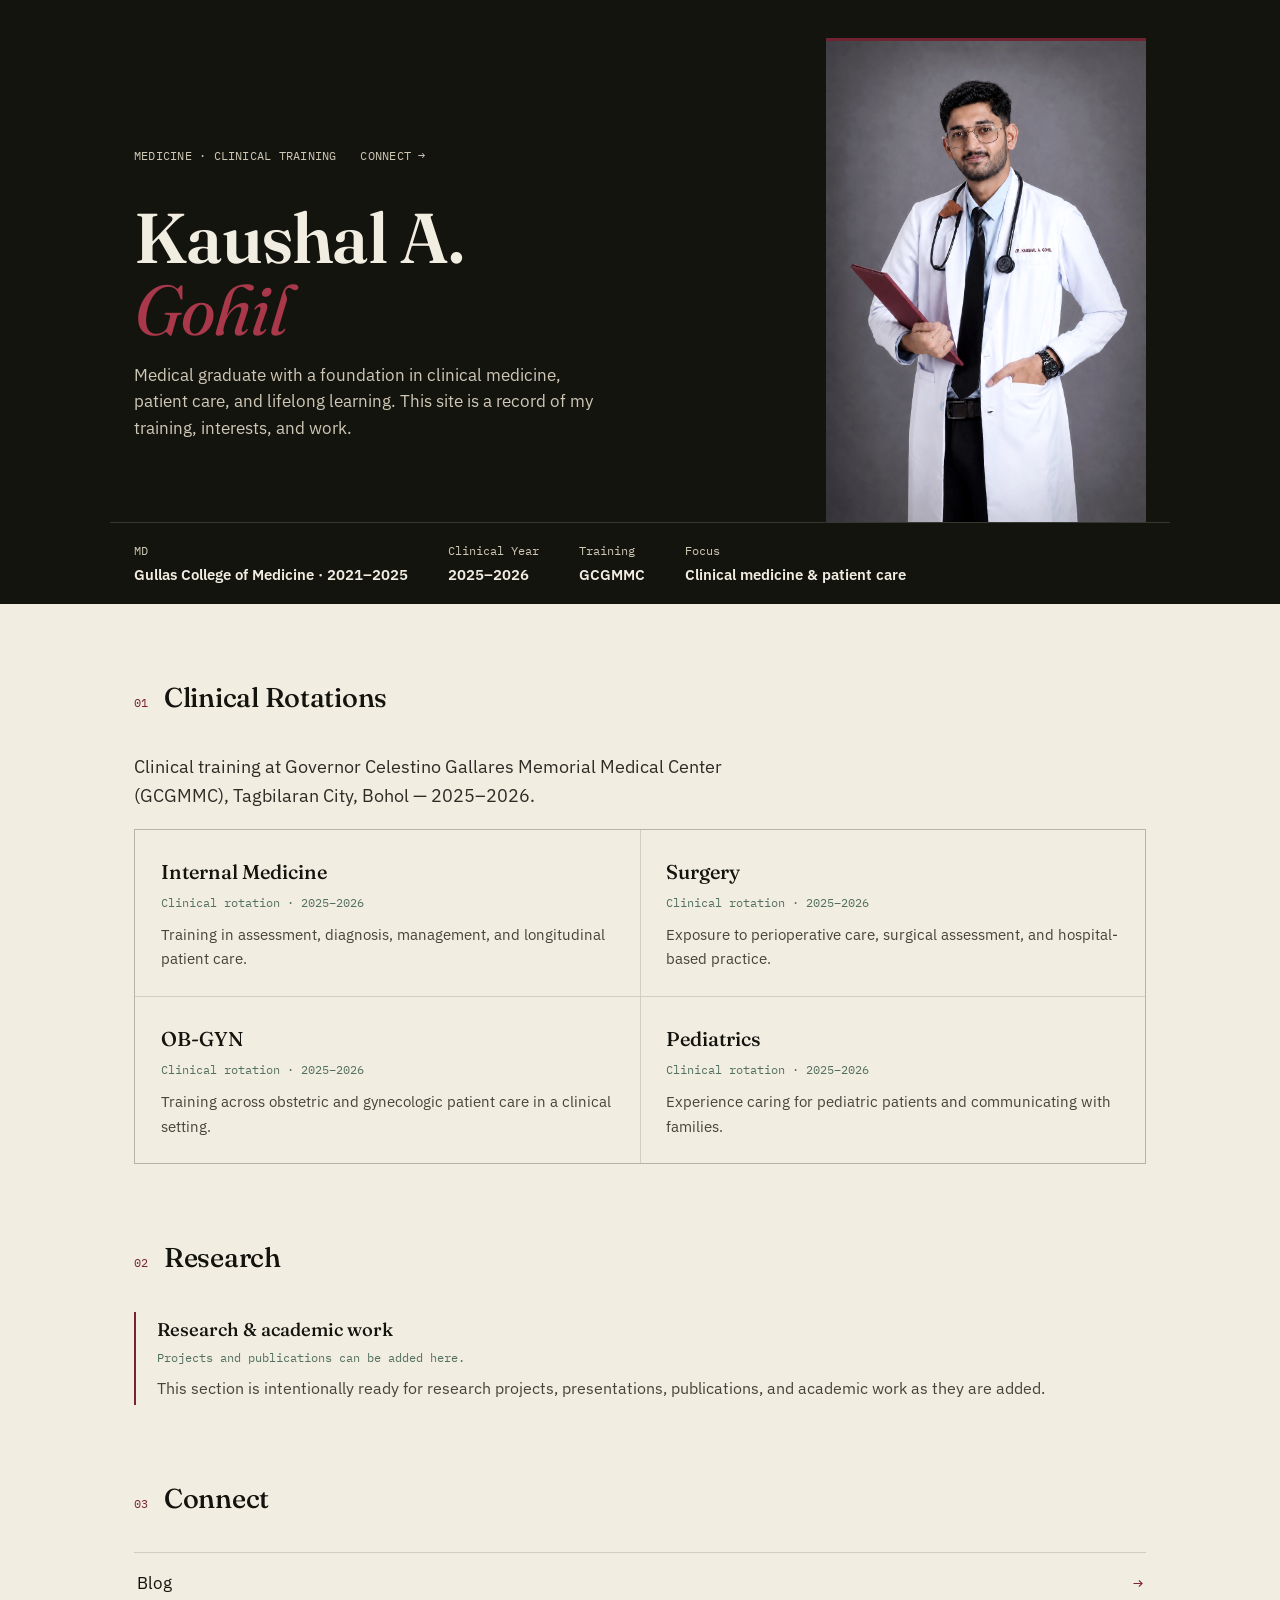
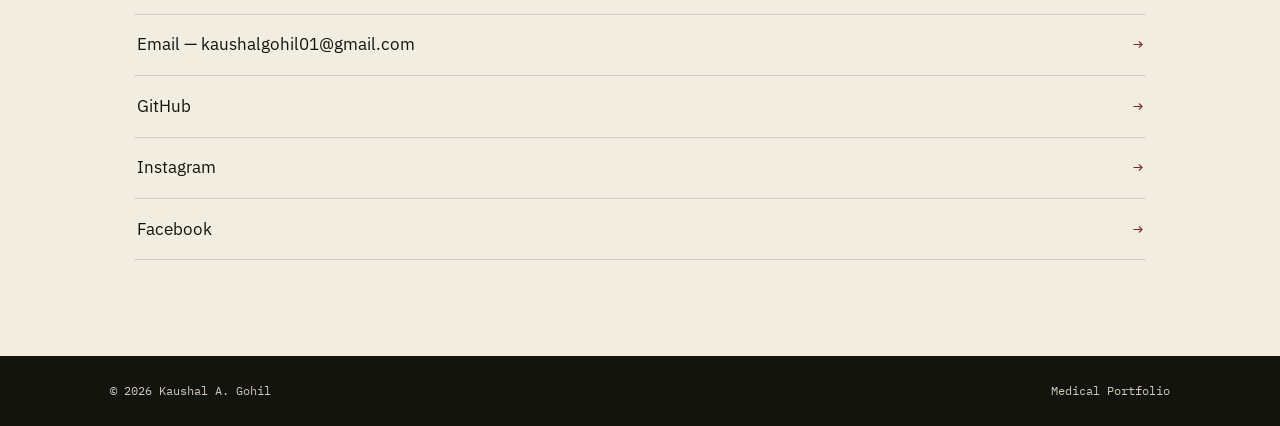
<file: index.html>
<!DOCTYPE html>
<html lang="en">
<head>
<meta charset="UTF-8">
<meta name="viewport" content="width=device-width, initial-scale=1.0">
<title>Kaushal A. Gohil — Medical Graduate</title>
<meta name="description" content="Kaushal A. Gohil — medical graduate from Gullas College of Medicine, with clinical training at GCGMMC.">
<link rel="stylesheet" href="style.css">
</head>
<body>

<div class="hero">
  <div class="hero-inner">
    <div class="hero-text">
      <div class="eyebrow-row">
        <span>MEDICINE · CLINICAL TRAINING</span>
        <a href="#connect">CONNECT →</a>
      </div>
      <h1 class="display-name">Kaushal A.<br><em>Gohil</em></h1>
      <p class="hero-role">Medical graduate with a foundation in clinical medicine, patient care, and lifelong learning. This site is a record of my training, interests, and work.</p>
    </div>
    <div class="hero-photo">
      <img src="assets/kaushal.jpg" alt="Kaushal A. Gohil in a white coat with a stethoscope">
    </div>
  </div>
  <div class="stat-strip">
    <span>MD<strong>Gullas College of Medicine · 2021–2025</strong></span>
    <span>Clinical Year<strong>2025–2026</strong></span>
    <span>Training<strong>GCGMMC</strong></span>
    <span>Focus<strong>Clinical medicine &amp; patient care</strong></span>
  </div>
</div>

<div class="wrap">

  <section id="clinical">
    <div class="section-head">
      <span class="section-num">01</span>
      <h2>Clinical Rotations</h2>
    </div>
    <p class="lede">Clinical training at Governor Celestino Gallares Memorial Medical Center (GCGMMC), Tagbilaran City, Bohol — 2025–2026.</p>
    <div class="rotation-grid">
      <div class="rotation-card"><p class="dept">Internal Medicine</p><p class="meta">Clinical rotation · 2025–2026</p><p class="note">Training in assessment, diagnosis, management, and longitudinal patient care.</p></div>
      <div class="rotation-card"><p class="dept">Surgery</p><p class="meta">Clinical rotation · 2025–2026</p><p class="note">Exposure to perioperative care, surgical assessment, and hospital-based practice.</p></div>
      <div class="rotation-card"><p class="dept">OB-GYN</p><p class="meta">Clinical rotation · 2025–2026</p><p class="note">Training across obstetric and gynecologic patient care in a clinical setting.</p></div>
      <div class="rotation-card"><p class="dept">Pediatrics</p><p class="meta">Clinical rotation · 2025–2026</p><p class="note">Experience caring for pediatric patients and communicating with families.</p></div>
    </div>
  </section>

  <section id="research">
    <div class="section-head">
      <span class="section-num">02</span>
      <h2>Research</h2>
    </div>
    <div class="research-entry">
      <p class="rtitle">Research &amp; academic work</p>
      <p class="rmeta">Projects and publications can be added here.</p>
      <p class="note" style="margin:0; color:#45443a;">This section is intentionally ready for research projects, presentations, publications, and academic work as they are added.</p>
    </div>
  </section>

  <section id="connect">
    <div class="section-head">
      <span class="section-num">03</span>
      <h2>Connect</h2>
    </div>
    <ul class="connect-list">
      <li><a href="blog/">Blog <span class="arrow">→</span></a></li>
      <li><a href="mailto:kaushalgohil01@gmail.com">Email — kaushalgohil01@gmail.com <span class="arrow">→</span></a></li>
      <li><a href="https://github.com/kaushalgohil" target="_blank" rel="noopener noreferrer">GitHub <span class="arrow">→</span></a></li>
      <li><a href="https://www.instagram.com/kaushal_gohil_?stkn=MnE4cTMyNW1vM3A4" target="_blank" rel="noopener noreferrer">Instagram <span class="arrow">→</span></a></li>
      <li><a href="https://www.facebook.com/share/1BRBv8TmpS/" target="_blank" rel="noopener noreferrer">Facebook <span class="arrow">→</span></a></li>
    </ul>
  </section>

</div>

<footer class="site-footer">
  <div class="wrap">
    <span>© <span id="year"></span> Kaushal A. Gohil</span>
    <span>Medical Portfolio</span>
  </div>
</footer>

<script>document.getElementById('year').textContent = new Date().getFullYear();</script>
</body>
</html>
</file>
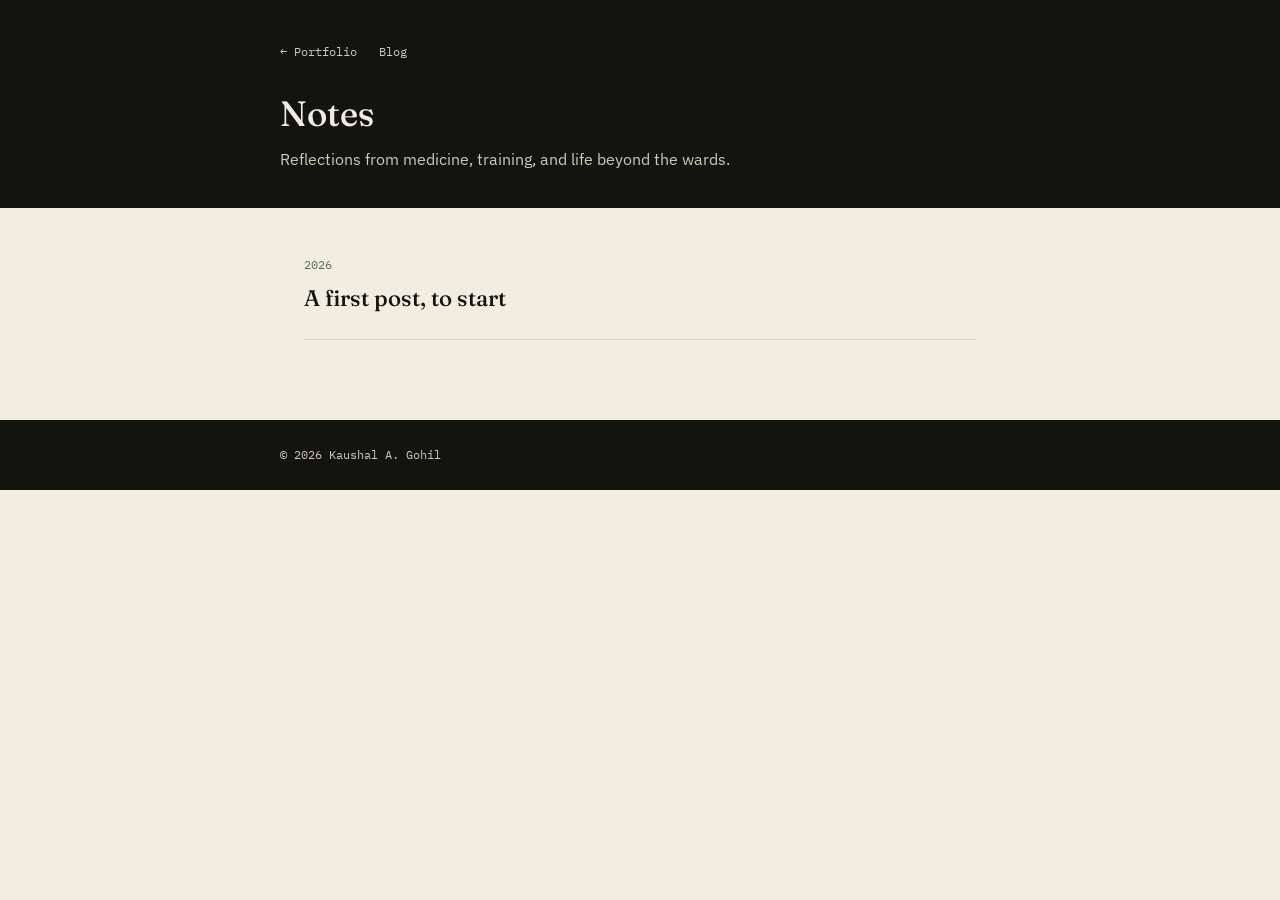
<file: blog/index.html>
<!DOCTYPE html>
<html lang="en">
<head>
<meta charset="UTF-8">
<meta name="viewport" content="width=device-width, initial-scale=1.0">
<title>Blog — Kaushal A. Gohil</title>
<link rel="stylesheet" href="../style.css">
</head>
<body>
<div class="blog-header">
  <div class="inner">
    <nav><a href="../index.html">← Portfolio</a><a href="index.html">Blog</a></nav>
    <h1>Notes</h1>
    <p>Reflections from medicine, training, and life beyond the wards.</p>
  </div>
</div>
<div class="blog-wrap">
  <ul class="post-list">
    <li>
      <span class="post-date">2026</span>
      <a class="post-title" href="first-post.html">A first post, to start</a>
    </li>
  </ul>
</div>
<footer class="site-footer"><div class="wrap" style="max-width:720px;"><span>© <span id="year"></span> Kaushal A. Gohil</span></div></footer>
<script>document.getElementById('year').textContent = new Date().getFullYear();</script>
</body>
</html>
</file>
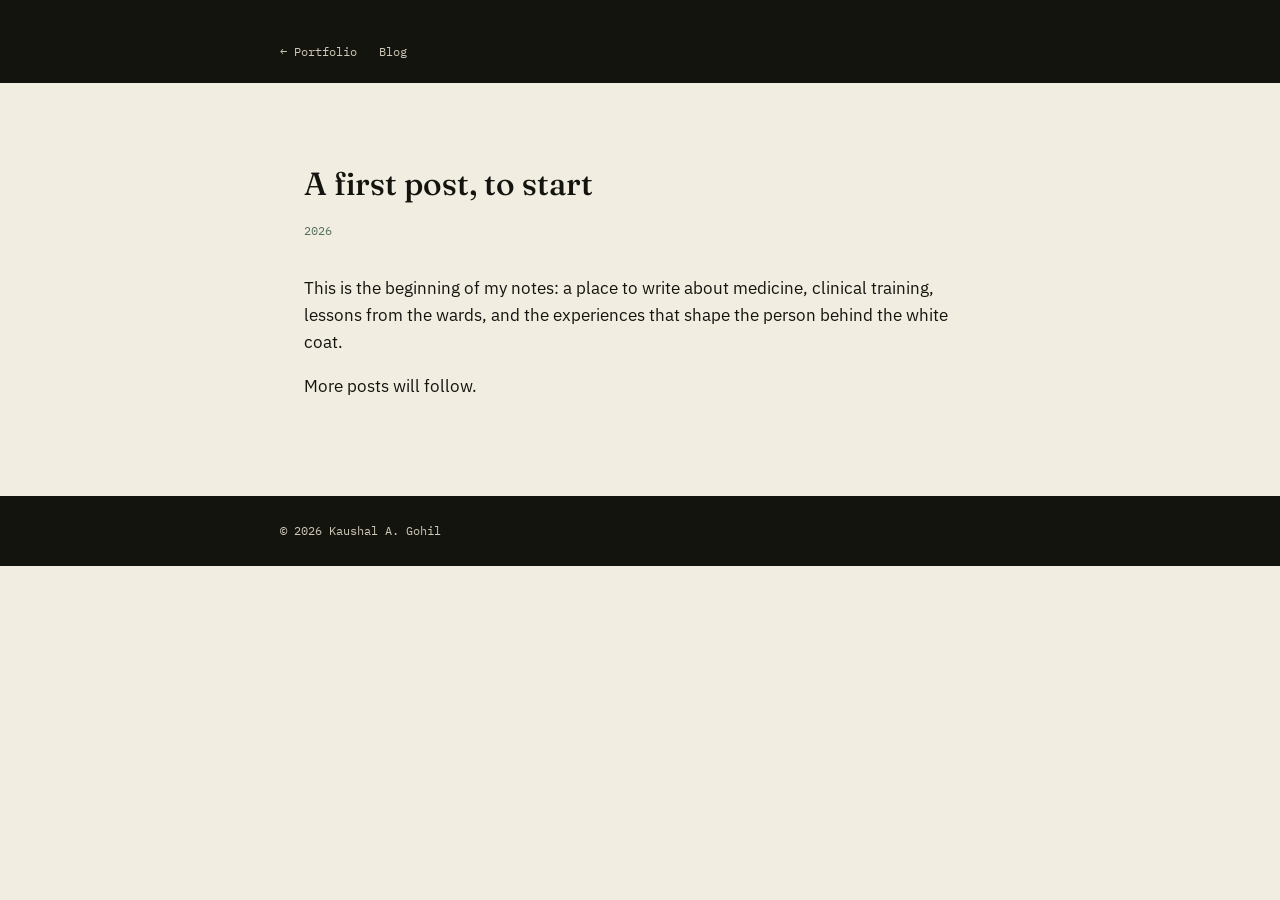
<file: blog/first-post.html>
<!DOCTYPE html>
<html lang="en">
<head>
<meta charset="UTF-8">
<meta name="viewport" content="width=device-width, initial-scale=1.0">
<title>A first post, to start — Kaushal A. Gohil</title>
<link rel="stylesheet" href="../style.css">
</head>
<body>
<div class="blog-header" style="padding-bottom:1.2rem;"><div class="inner"><nav><a href="../index.html">← Portfolio</a><a href="index.html">Blog</a></nav></div></div>
<div class="blog-wrap">
  <article class="post">
    <h1>A first post, to start</h1>
    <p class="post-meta">2026</p>
    <p>This is the beginning of my notes: a place to write about medicine, clinical training, lessons from the wards, and the experiences that shape the person behind the white coat.</p>
    <p>More posts will follow.</p>
  </article>
</div>
<footer class="site-footer"><div class="wrap" style="max-width:720px;"><span>© <span id="year"></span> Kaushal A. Gohil</span></div></footer>
<script>document.getElementById('year').textContent = new Date().getFullYear();</script>
</body>
</html>
</file>
<file: style.css>
@import url('https://fonts.googleapis.com/css2?family=Fraunces:opsz,wght@9..144,400;9..144,500;9..144,600;9..144,700&family=IBM+Plex+Sans:wght@400;500;600&family=IBM+Plex+Mono:wght@500&display=swap');

:root {
  --ink-dark: #14140f;
  --ink-dark2: #1c1c16;
  --paper: #f2ede1;
  --paper-dim: #cfc8b6;
  --oxblood: #7a2331;
  --oxblood-bright: #a8384a;
  --sage: #52705f;
  --hairline: rgba(242, 237, 225, 0.16);
  --hairline-dark: rgba(20, 20, 15, 0.14);
  --display: 'Fraunces', Georgia, serif;
  --sans: 'IBM Plex Sans', -apple-system, sans-serif;
  --mono: 'IBM Plex Mono', monospace;
}

* { box-sizing: border-box; }
html { scroll-behavior: smooth; }

body {
  margin: 0;
  background: var(--paper);
  color: var(--ink-dark);
  font-family: var(--sans);
  line-height: 1.6;
}

@media (prefers-reduced-motion: reduce) {
  html { scroll-behavior: auto; }
  * { animation: none !important; transition: none !important; }
}

a { color: inherit; }

/* ---------- HERO ---------- */
.hero {
  background: var(--ink-dark);
  color: var(--paper);
  position: relative;
  overflow: hidden;
}

.hero-inner {
  max-width: 1060px;
  margin: 0 auto;
  padding: 2.4rem 1.5rem 0;
  display: grid;
  grid-template-columns: 1.1fr 0.9fr;
  align-items: end;
  gap: 2rem;
}

@media (max-width: 780px) {
  .hero-inner { grid-template-columns: 1fr; }
}

.hero-text { padding-bottom: 3rem; }

.eyebrow-row {
  display: flex;
  gap: 1.5rem;
  font-family: var(--mono);
  font-size: 0.72rem;
  letter-spacing: 0.02em;
  color: var(--paper-dim);
  margin-bottom: 2.2rem;
}

.eyebrow-row a { text-decoration: none; border-bottom: 1px solid transparent; }
.eyebrow-row a:hover, .eyebrow-row a:focus-visible { border-bottom-color: var(--oxblood-bright); color: var(--paper); }

h1.display-name {
  font-family: var(--display);
  font-optical-sizing: auto;
  font-weight: 600;
  font-size: clamp(2.6rem, 7vw, 4.4rem);
  line-height: 1.02;
  margin: 0 0 1rem;
  letter-spacing: -0.01em;
}

h1.display-name em {
  font-style: italic;
  font-weight: 400;
  color: var(--oxblood-bright);
}

.hero-role {
  font-size: 1.05rem;
  color: var(--paper-dim);
  max-width: 46ch;
  margin: 0 0 2rem;
}

.hero-photo {
  position: relative;
  align-self: end;
}

.hero-photo img {
  width: 100%;
  max-width: 320px;
  display: block;
  margin-left: auto;
  filter: grayscale(0.15) contrast(1.04);
  border-top: 3px solid var(--oxblood);
}

@media (max-width: 780px) {
  .hero-photo img { margin: 0 auto; max-width: 220px; }
}

/* stat strip */
.stat-strip {
  border-top: 1px solid var(--hairline);
  max-width: 1060px;
  margin: 0 auto;
  padding: 1.1rem 1.5rem;
  display: flex;
  flex-wrap: wrap;
  gap: 2.5rem;
  font-family: var(--mono);
  font-size: 0.75rem;
  color: var(--paper-dim);
}

.stat-strip strong {
  display: block;
  font-family: var(--sans);
  font-size: 0.95rem;
  font-weight: 600;
  color: var(--paper);
  margin-top: 0.15rem;
}

/* ---------- BODY ---------- */
.wrap {
  max-width: 1060px;
  margin: 0 auto;
  padding: 4.5rem 1.5rem 6rem;
}

section { margin-bottom: 4.5rem; }
section:last-of-type { margin-bottom: 0; }

.section-head {
  display: flex;
  align-items: baseline;
  gap: 1rem;
  margin-bottom: 2rem;
}

.section-num {
  font-family: var(--mono);
  font-size: 0.78rem;
  color: var(--oxblood);
}

.section-head h2 {
  font-family: var(--display);
  font-weight: 500;
  font-size: 1.7rem;
  margin: 0;
  letter-spacing: -0.01em;
}

.lede {
  font-size: 1.15rem;
  max-width: 62ch;
  color: #2c2b24;
}

/* rotations grid */
.rotation-grid {
  display: grid;
  grid-template-columns: repeat(2, 1fr);
  gap: 1px;
  background: var(--hairline-dark);
  border: 1px solid var(--hairline-dark);
}

@media (max-width: 620px) {
  .rotation-grid { grid-template-columns: 1fr; }
}

.rotation-card {
  background: var(--paper);
  padding: 1.6rem;
}

.rotation-card .dept {
  font-family: var(--display);
  font-size: 1.25rem;
  font-weight: 500;
  margin: 0 0 0.4rem;
}

.rotation-card .meta {
  font-family: var(--mono);
  font-size: 0.72rem;
  color: var(--sage);
  margin: 0 0 0.6rem;
  text-transform: none;
}

.rotation-card p.note {
  margin: 0;
  font-size: 0.95rem;
  color: #45443a;
}

/* research */
.research-entry {
  border-left: 2px solid var(--oxblood);
  padding: 0.2rem 0 0.2rem 1.3rem;
  margin-bottom: 1.6rem;
}

.research-entry:last-child { margin-bottom: 0; }

.research-entry .rtitle {
  font-family: var(--display);
  font-size: 1.15rem;
  font-weight: 500;
  margin: 0 0 0.3rem;
}

.research-entry .rmeta {
  font-family: var(--mono);
  font-size: 0.72rem;
  color: var(--sage);
  margin: 0 0 0.5rem;
}

/* connect */
.connect-list {
  list-style: none;
  padding: 0;
  margin: 0;
  border-top: 1px solid var(--hairline-dark);
}

.connect-list li {
  border-bottom: 1px solid var(--hairline-dark);
}

.connect-list a {
  display: flex;
  justify-content: space-between;
  align-items: center;
  padding: 1.05rem 0.2rem;
  text-decoration: none;
  font-size: 1.05rem;
}

.connect-list a .arrow {
  font-family: var(--mono);
  color: var(--oxblood);
  transition: transform 0.15s ease;
}

.connect-list a:hover .arrow, .connect-list a:focus-visible .arrow {
  transform: translateX(3px);
}

footer.site-footer {
  background: var(--ink-dark);
  color: var(--paper-dim);
  font-family: var(--mono);
  font-size: 0.72rem;
  padding: 1.6rem 1.5rem;
}

footer.site-footer .wrap {
  padding: 0;
  max-width: 1060px;
  display: flex;
  justify-content: space-between;
  flex-wrap: wrap;
  gap: 0.5rem;
}

footer.site-footer a { text-decoration: none; border-bottom: 1px solid transparent; }
footer.site-footer a:hover { border-bottom-color: var(--oxblood-bright); }

/* ---------- BLOG ---------- */
.blog-header {
  background: var(--ink-dark);
  color: var(--paper);
  padding: 2.4rem 1.5rem 2.2rem;
}

.blog-header .inner {
  max-width: 720px;
  margin: 0 auto;
}

.blog-header nav a {
  font-family: var(--mono);
  font-size: 0.72rem;
  color: var(--paper-dim);
  text-decoration: none;
  margin-right: 1.4rem;
}

.blog-header nav a:hover { color: var(--paper); }

.blog-header h1 {
  font-family: var(--display);
  font-weight: 500;
  font-size: 2.2rem;
  margin: 1.4rem 0 0.3rem;
}

.blog-header p { color: var(--paper-dim); margin: 0; }

.blog-wrap {
  max-width: 720px;
  margin: 0 auto;
  padding: 3rem 1.5rem 5rem;
}

.post-list { list-style: none; padding: 0; margin: 0; }
.post-list li { border-bottom: 1px solid var(--hairline-dark); padding: 1.4rem 0; }
.post-list li:first-child { padding-top: 0; }

.post-list .post-date {
  font-family: var(--mono);
  font-size: 0.72rem;
  color: var(--sage);
  display: block;
  margin-bottom: 0.4rem;
}

.post-list a.post-title {
  font-family: var(--display);
  font-size: 1.4rem;
  font-weight: 500;
  color: var(--ink-dark);
  text-decoration: none;
}

.post-list a.post-title:hover { color: var(--oxblood); }

article.post h1 {
  font-family: var(--display);
  font-weight: 500;
  font-size: 2rem;
  margin-bottom: 0.4rem;
}

article.post .post-meta {
  font-family: var(--mono);
  font-size: 0.75rem;
  color: var(--sage);
  margin-bottom: 2.2rem;
}

article.post p { max-width: 65ch; font-size: 1.05rem; }
</file>
